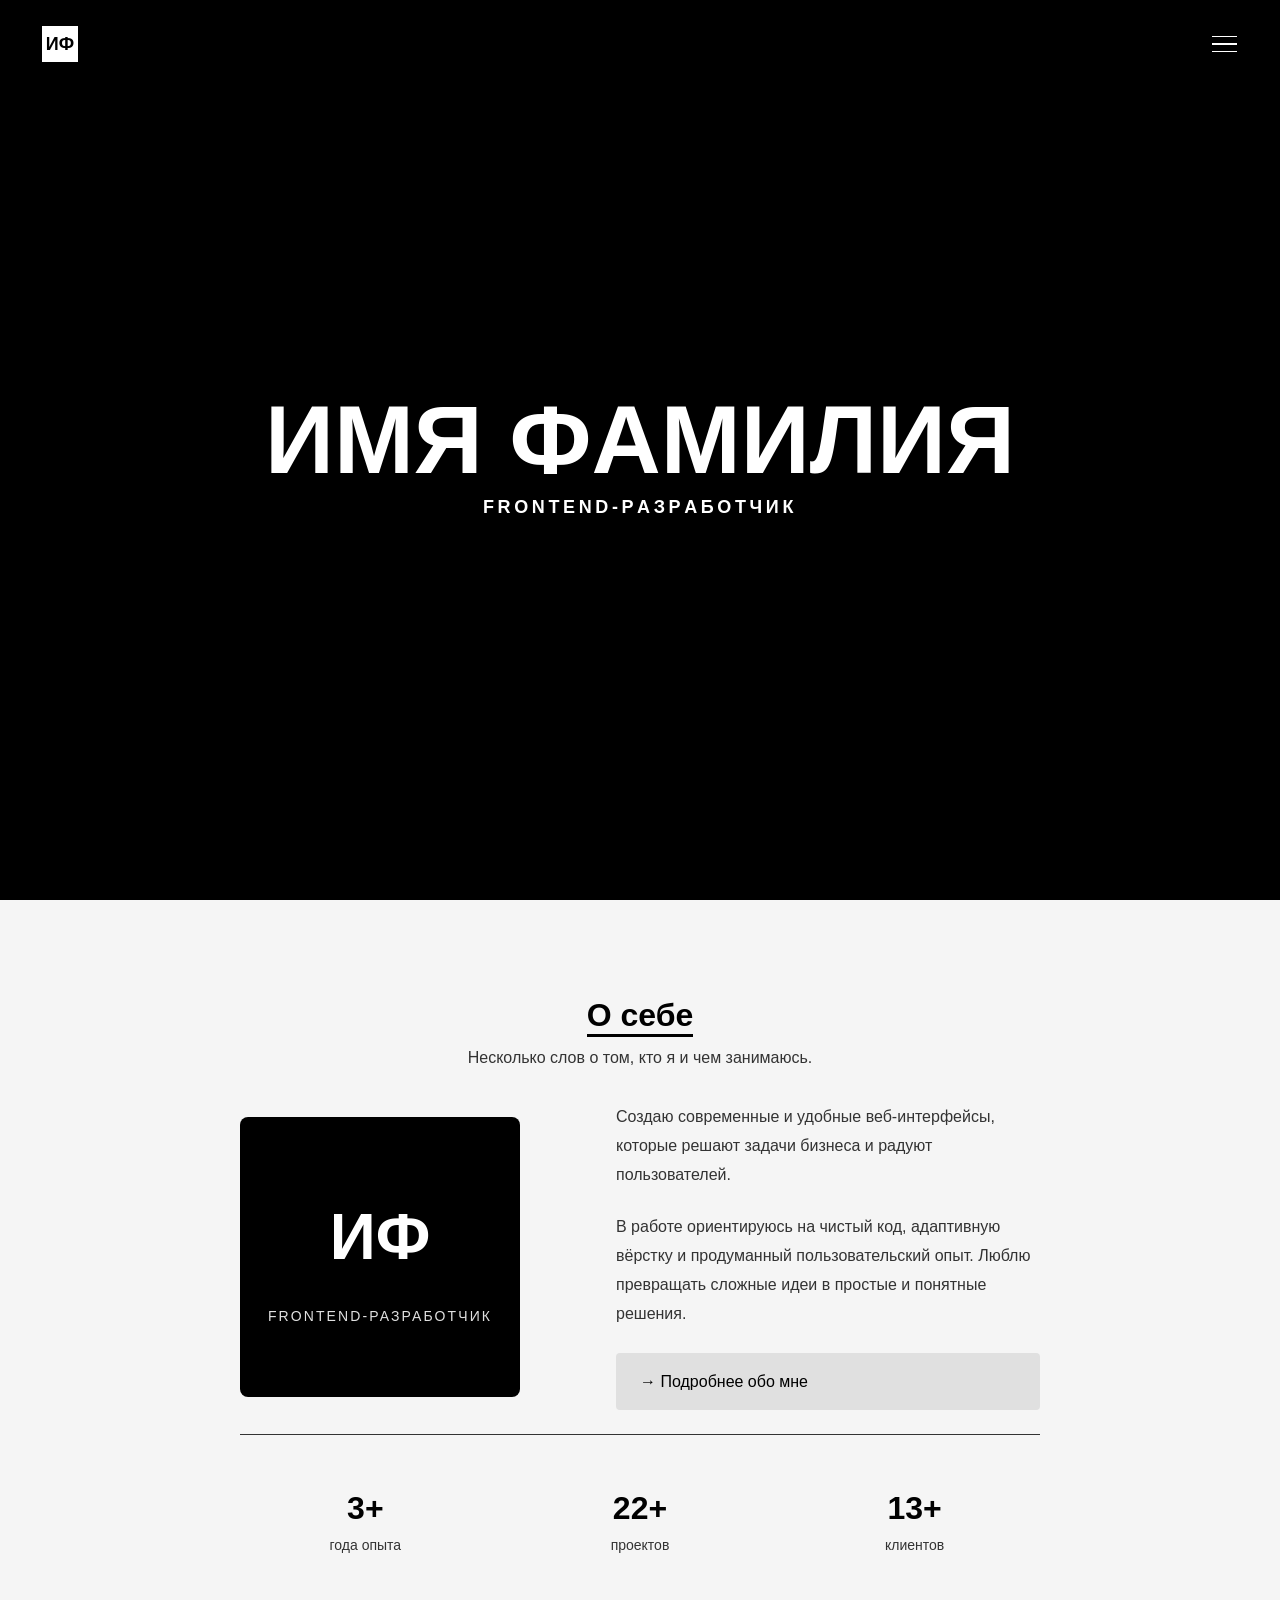
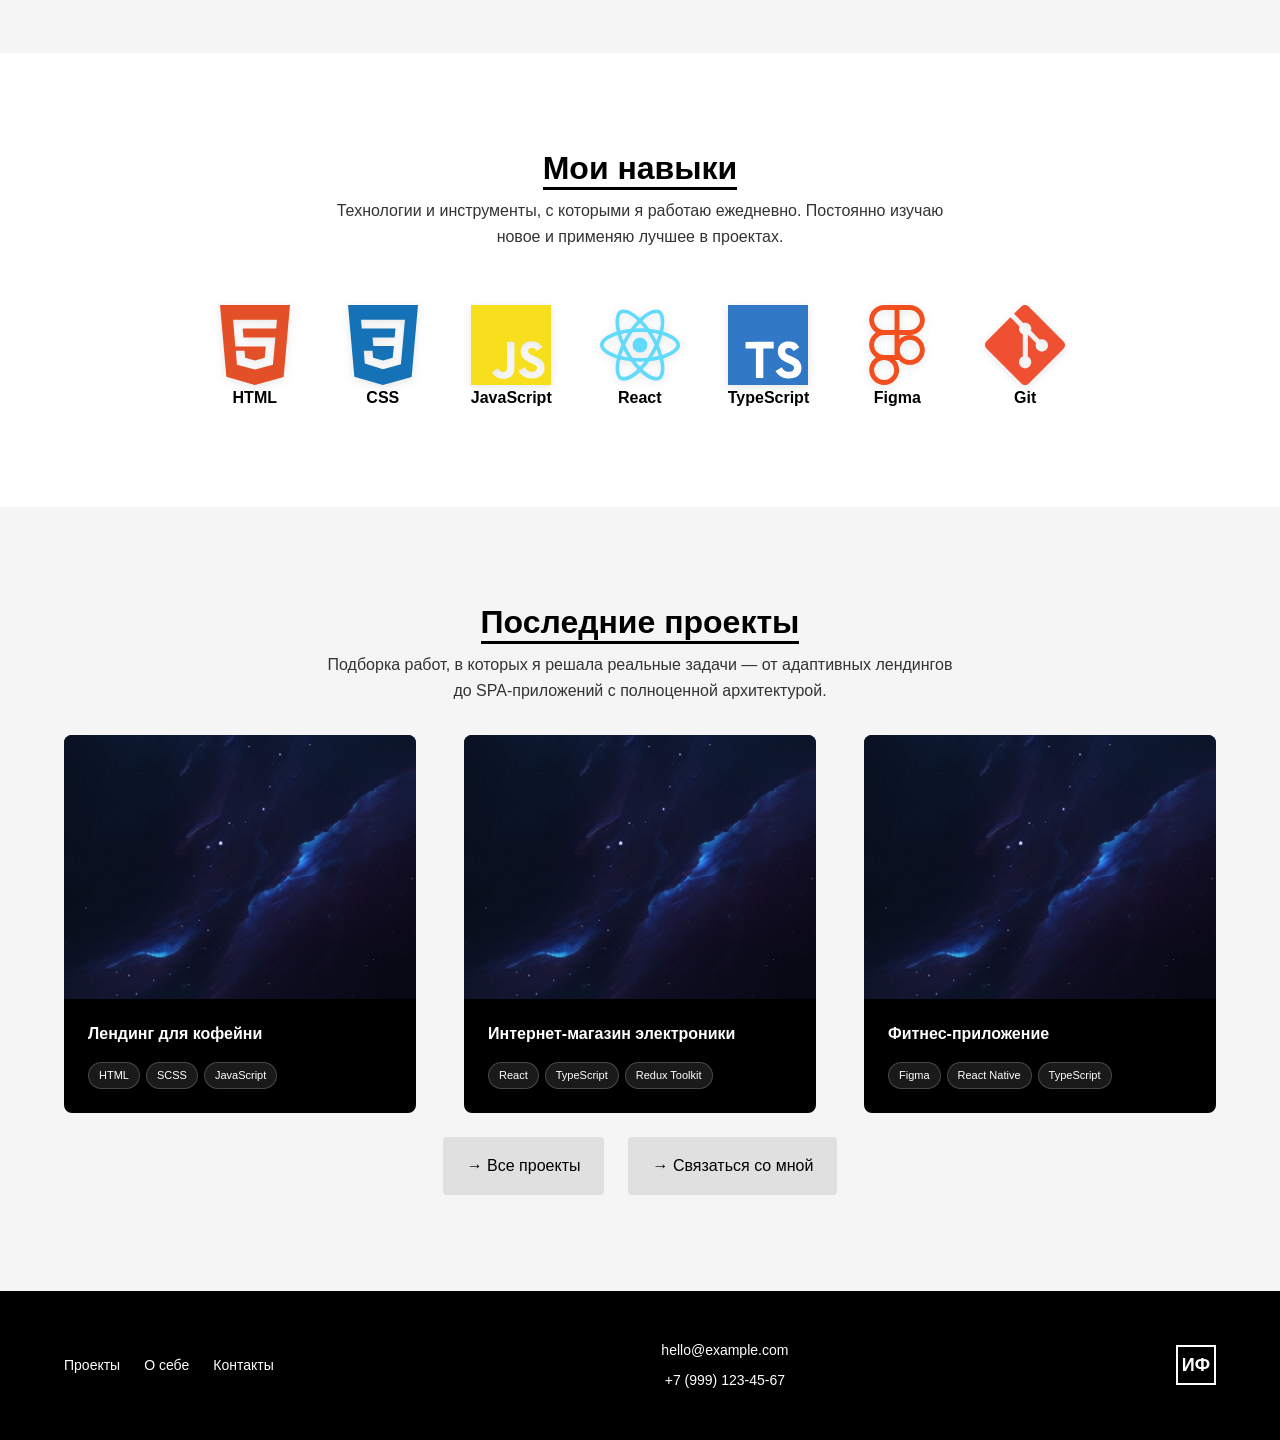
<file: index.html>
<!DOCTYPE html>
<html lang="ru" class="page">

<head>
    <meta charset="UTF-8">
    <meta name="viewport" content="width=device-width, initial-scale=1.0">
    <meta name="description"
        content="Портфолио frontend-разработчика: проекты, навыки и контакты. Создаю современные и удобные интерфейсы.">
    <link rel="icon" type="image/png" href="./assets/favicon/favicon.png">
    <title>ИМЯ ФАМИЛИЯ — Frontend Developer</title>
    <link rel="stylesheet" href="css/main.css">
</head>

<body class="page__body">
    <header class="header">
        <div class="header__container">
            <a href="index.html" class="logo" aria-label="На главную">
                <span class="logo__text">ИФ</span>
            </a>
            <button class="menu__toggle" type="button" aria-label="Открыть меню навигации" aria-expanded="false"
                aria-controls="main-menu">
                <span class="menu__toggle-line" aria-hidden="true"></span>
                <span class="menu__toggle-line" aria-hidden="true"></span>
                <span class="menu__toggle-line" aria-hidden="true"></span>
            </button>
        </div>
    </header>

    <nav class="menu" id="main-menu" aria-label="Главное меню">
        <div class="menu__container">
            <ul class="menu__list">
                <li class="menu__item">
                    <a href="index.html" class="menu__link" aria-current="page">Главная</a>
                </li>
                <li class="menu__item">
                    <a href="./pages/about.html" class="menu__link">Обо мне</a>
                </li>
                <li class="menu__item">
                    <a href="./pages/projects.html" class="menu__link">Проекты</a>
                </li>
                <li class="menu__item">
                    <a href="./pages/contact.html" class="menu__link">Контакты</a>
                </li>
            </ul>
            <div class="menu__contact">
                <a href="mailto:hello@example.com" class="menu__contact-link">hello@example.com</a>
                <a href="tel:+79991234567" class="menu__contact-link">+7 (999) 123-45-67</a>
                <div class="menu__social">
                    <a href="#" class="menu__social-link" target="_blank" rel="noopener noreferrer">Instagram</a>
                    <a href="#" class="menu__social-link" target="_blank" rel="noopener noreferrer">Twitter</a>
                </div>
            </div>
        </div>
    </nav>

    <main class="main">
        <section class="hero" aria-labelledby="hero-title">
            <div class="hero__container">
                <h1 class="hero__title" id="hero-title">
                    <span class="hero__title-line">Имя Фамилия</span>
                    <span class="hero__title-subtitle">Frontend-разработчик</span>
                </h1>
            </div>
        </section>

        <section class="about" aria-labelledby="about-title">
            <div class="about__container">
                <header class="section-header section-header--animated">
                    <h2 class="section-header__title" id="about-title">О себе</h2>
                    <p class="section-header__description">
                        Несколько слов о том, кто я и чем занимаюсь.
                    </p>
                </header>
                <div class="about__content">
                    <div class="about__visual">
                        <div class="about__avatar" aria-hidden="true">
                            <span class="about__avatar-text">ИФ</span>
                            <span class="about__avatar-caption">frontend-разработчик</span>
                        </div>
                    </div>

                    <div class="about__info">
                        <p class="about__text">
                            Создаю современные и удобные веб-интерфейсы, которые решают
                            задачи бизнеса и радуют пользователей.
                        </p>
                        <p class="about__text">
                            В работе ориентируюсь на чистый код, адаптивную вёрстку
                            и продуманный пользовательский опыт. Люблю превращать
                            сложные идеи в простые и понятные решения.
                        </p>
                        <a href="./pages/about.html" class="button button--secondary about__link">
                            → Подробнее обо мне
                        </a>
                    </div>
                </div>

                <dl class="about__stats">
                    <div class="about__stat">
                        <dt class="about__stat-value" data-count="3">0</dt>
                        <dd class="about__stat-label">года опыта</dd>
                    </div>
                    <div class="about__stat">
                        <dt class="about__stat-value" data-count="25">0</dt>
                        <dd class="about__stat-label">проектов</dd>
                    </div>
                    <div class="about__stat">
                        <dt class="about__stat-value" data-count="15">0</dt>
                        <dd class="about__stat-label">клиентов</dd>
                    </div>
                </dl>
            </div>
        </section>

        <section class="skills" aria-labelledby="skills-title">
            <div class="skills__container">
                <header class="section-header section-header--animated">
                    <h2 class="section-header__title" id="skills-title">Мои навыки</h2>
                    <p class="section-header__description">
                        Технологии и инструменты, с которыми я работаю ежедневно.
                        Постоянно изучаю новое и применяю лучшее в проектах.
                    </p>
                </header>
                <ul class="skills__list">
                    <li class="skills__item skills__item--html">
                        <div class="skills__item-icon">
                            <svg viewBox="0 0 24 24" class="skills__item-svg" aria-hidden="true" focusable="false">
                                <path
                                    d="M1.5 0h21l-1.91 21.563L11.977 24l-8.564-2.438L1.5 0zm7.031 9.75l-.232-2.718 10.059.003.23-2.622L5.412 4.41l.698 8.01h9.126l-.326 3.426-2.91.804-2.955-.81-.188-2.11H6.248l.33 4.171L12 19.351l5.379-1.443.744-8.157H8.531z" />
                            </svg>
                        </div>
                        <span class="skills__item-text">HTML</span>
                    </li>

                    <li class="skills__item skills__item--css">
                        <div class="skills__item-icon">
                            <svg viewBox="0 0 24 24" class="skills__item-svg" aria-hidden="true" focusable="false">
                                <path
                                    d="M1.5 0h21l-1.91 21.563L11.977 24l-8.565-2.438L1.5 0zm17.09 4.413L5.41 4.41l.213 2.622 10.125.002-.255 2.716h-6.64l.24 2.573h6.182l-.366 3.523-2.91.804-2.956-.81-.188-2.11h-2.61l.29 3.855L12 19.288l5.373-1.53L18.59 4.414z" />
                            </svg>
                        </div>
                        <span class="skills__item-text">CSS</span>
                    </li>

                    <li class="skills__item skills__item--js">
                        <div class="skills__item-icon">
                            <svg viewBox="0 0 24 24" class="skills__item-svg" aria-hidden="true" focusable="false">
                                <path
                                    d="M0 0h24v24H0V0zm22.034 18.276c-.175-1.095-.888-2.015-3.003-2.873-.736-.345-1.554-.585-1.797-1.14-.091-.33-.105-.51-.046-.705.15-.646.915-.84 1.515-.66.39.12.75.42.976.9 1.034-.676 1.034-.676 1.755-1.125-.27-.42-.404-.601-.586-.78-.63-.705-1.469-1.065-2.834-1.034l-.705.089c-.676.165-1.32.525-1.71 1.005-1.14 1.291-.811 3.541.569 4.471 1.365 1.02 3.361 1.244 3.616 2.205.24 1.17-.87 1.545-1.966 1.41-.811-.18-1.26-.586-1.755-1.336l-1.83 1.051c.21.48.45.689.81 1.109 1.74 1.756 6.09 1.666 6.871-1.004.029-.09.24-.705.074-1.65l.046.067zm-8.983-7.245h-2.248c0 1.938-.009 3.864-.009 5.805 0 1.232.063 2.363-.138 2.711-.33.689-1.18.601-1.566.48-.396-.196-.597-.466-.83-.855-.063-.105-.11-.196-.127-.196l-1.825 1.125c.305.63.75 1.172 1.324 1.517.855.51 2.004.675 3.207.405.783-.226 1.458-.691 1.811-1.411.51-.93.402-2.07.397-3.346.012-2.054 0-4.109 0-6.179l.004-.056z" />
                            </svg>
                        </div>
                        <span class="skills__item-text">JavaScript</span>
                    </li>

                    <li class="skills__item skills__item--react">
                        <div class="skills__item-icon">
                            <svg viewBox="0 0 24 24" class="skills__item-svg" aria-hidden="true" focusable="false">
                                <path
                                    d="M14.23 12.004a2.236 2.236 0 0 1-2.235 2.236 2.236 2.236 0 0 1-2.236-2.236 2.236 2.236 0 0 1 2.235-2.236 2.236 2.236 0 0 1 2.236 2.236zm2.648-10.69c-1.346 0-3.107.96-4.888 2.622-1.78-1.653-3.542-2.602-4.887-2.602-.41 0-.783.093-1.106.278-1.375.793-1.683 3.264-.973 6.365C1.98 8.917 0 10.42 0 12.004c0 1.59 1.99 3.097 5.043 4.03-.704 3.113-.39 5.588.988 6.38.32.187.69.275 1.102.275 1.345 0 3.107-.96 4.888-2.624 1.78 1.654 3.542 2.603 4.887 2.603.41 0 .783-.09 1.106-.275 1.374-.792 1.683-3.263.973-6.365C22.02 15.096 24 13.59 24 12.004c0-1.59-1.99-3.097-5.043-4.032.704-3.11.39-5.587-.988-6.38-.318-.184-.688-.277-1.092-.278zm-.005 1.09v.006c.225 0 .406.044.558.127.666.382.955 1.835.73 3.704-.054.46-.142.945-.25 1.44-.96-.236-2.006-.417-3.107-.534-.66-.905-1.345-1.727-2.035-2.447 1.592-1.48 3.087-2.292 4.105-2.295zm-9.77.02c1.012 0 2.514.808 4.11 2.28-.686.72-1.37 1.537-2.02 2.442-1.107.117-2.154.298-3.113.538-.112-.49-.195-.964-.254-1.42-.23-1.868.054-3.32.714-3.707.19-.09.4-.127.563-.132zm4.882 3.05c.455.468.91.992 1.36 1.564-.44-.02-.89-.034-1.36-.034-.47 0-.92.014-1.36.034.44-.572.895-1.096 1.36-1.564zM12 8.1c.74 0 1.477.034 2.202.093.406.582.802 1.203 1.183 1.86.372.64.71 1.29 1.018 1.946-.308.655-.646 1.31-1.013 1.95-.38.66-.773 1.288-1.18 1.87-.728.063-1.466.098-2.21.098-.74 0-1.477-.035-2.202-.093-.406-.582-.802-1.204-1.183-1.86-.372-.64-.71-1.29-1.018-1.946.303-.657.646-1.313 1.013-1.954.38-.66.773-1.286 1.18-1.868.728-.064 1.466-.098 2.21-.098zm-3.635.254c-.24.377-.48.763-.704 1.16-.225.39-.435.782-.635 1.174-.265-.656-.49-1.31-.676-1.947.64-.15 1.315-.283 2.015-.386zm7.26 0c.695.103 1.365.23 2.006.387-.18.632-.405 1.282-.66 1.933-.2-.39-.41-.783-.64-1.174-.225-.392-.465-.774-.705-1.146zm3.063.675c.484.15.944.317 1.375.498 1.732.74 2.852 1.708 2.852 2.476-.005.768-1.125 1.74-2.857 2.475-.42.18-.88.342-1.355.493-.28-.958-.646-1.956-1.1-2.98.45-1.017.81-2.01 1.085-2.964zm-13.395.004c.278.96.645 1.957 1.1 2.98-.45 1.017-.812 2.01-1.086 2.964-.484-.15-.944-.318-1.37-.5-1.732-.737-2.852-1.706-2.852-2.474 0-.768 1.12-1.742 2.852-2.476.42-.18.88-.342 1.356-.494zm11.678 4.28c.265.657.49 1.312.676 1.948-.64.157-1.316.29-2.016.39.24-.375.48-.762.705-1.158.225-.39.435-.788.636-1.18zm-9.945.02c.2.392.41.783.64 1.175.23.39.465.772.705 1.143-.695-.102-1.365-.23-2.006-.386.18-.63.406-1.282.66-1.933zM17.92 16.32c.112.493.2.968.254 1.423.23 1.868-.054 3.32-.714 3.708-.147.09-.338.128-.563.128-1.012 0-2.514-.807-4.11-2.28.686-.72 1.37-1.536 2.02-2.44 1.107-.118 2.154-.3 3.113-.54zm-11.83.01c.96.234 2.006.415 3.107.532.66.905 1.345 1.727 2.035 2.446-1.595 1.483-3.092 2.295-4.11 2.295-.22-.005-.406-.05-.553-.132-.666-.38-.955-1.834-.73-3.703.054-.46.142-.944.25-1.438zm4.56.64c.44.02.89.034 1.36.034.47 0 .92-.014 1.36-.034-.44.572-.895 1.095-1.36 1.56-.465-.467-.92-.992-1.36-1.56z" />
                            </svg>
                        </div>
                        <span class="skills__item-text">React</span>
                    </li>

                    <li class="skills__item skills__item--ts">
                        <div class="skills__item-icon">
                            <svg viewBox="0 0 400 400" class="skills__item-svg" aria-hidden="true" focusable="false"
                                xmlns="http://www.w3.org/2000/svg">
                                <path d="M0 200V0h400v400H0" />
                                <path fill="#ffffff"
                                    d="M87.7 200.7V217h52v148h36.9V217h52v-16c0-9 0-16.3-.4-16.5 0-.3-31.7-.4-70.2-.4l-70 .3v16.4l-.3-.1zM321.4 184c10.2 2.4 18 7 25 14.3 3.7 4 9.2 11 9.6 12.8 0 .6-17.3 12.3-27.8 18.8-.4.3-2-1.4-3.6-4-5.2-7.4-10.5-10.6-18.8-11.2-12-.8-20 5.5-20 16 0 3.2.6 5 1.8 7.6 2.7 5.5 7.7 8.8 23.2 15.6 28.6 12.3 41 20.4 48.5 32 8.5 13 10.4 33.4 4.7 48.7-6.4 16.7-22 28-44.3 31.7-7 1.2-23 1-30.5-.3-16-3-31.3-11-40.7-21.3-3.7-4-10.8-14.7-10.4-15.4l3.8-2.4 15-8.7 11.3-6.6 2.6 3.5c3.3 5.2 10.7 12.2 15 14.6 13 6.7 30.4 5.8 39-2 3.7-3.4 5.3-7 5.3-12 0-4.6-.7-6.7-3-10.2-3.2-4.4-9.6-8-27.6-16-20.7-8.8-29.5-14.4-37.7-23-4.7-5.2-9-13.3-11-20-1.5-5.8-2-20-.6-25.7 4.3-20 19.4-34 41-38 7-1.4 23.5-.8 30.4 1l-.2.2z" />
                            </svg>
                        </div>
                        <span class="skills__item-text">TypeScript</span>
                    </li>

                    <li class="skills__item skills__item--figma">
                        <div class="skills__item-icon">
                            <svg viewBox="0 0 24 24" class="skills__item-svg" aria-hidden="true" focusable="false">
                                <path
                                    d="M15.852 8.981h-4.588V0h4.588c2.476 0 4.49 2.014 4.49 4.49s-2.014 4.491-4.49 4.491zM12.735 7.51h3.117c1.665 0 3.019-1.355 3.019-3.019s-1.355-3.019-3.019-3.019h-3.117V7.51zm0 1.471H8.148c-2.476 0-4.49-2.014-4.49-4.49S5.672 0 8.148 0h4.588v8.981zm-4.587-7.51c-1.665 0-3.019 1.355-3.019 3.019s1.354 3.019 3.019 3.019h3.117V1.471H8.148zm4.587 15.019H8.148c-2.476 0-4.49-2.014-4.49-4.49s2.014-4.49 4.49-4.49h4.588v8.98zM8.148 8.981c-1.665 0-3.019 1.355-3.019 3.019s1.355 3.019 3.019 3.019h3.117v-6.038H8.148zm7.704 0c2.476 0 4.49 2.014 4.49 4.49s-2.014 4.49-4.49 4.49-4.49-2.014-4.49-4.49 2.014-4.49 4.49-4.49zm0 7.509c1.665 0 3.019-1.355 3.019-3.019s-1.355-3.019-3.019-3.019-3.019 1.355-3.019 3.019 1.354 3.019 3.019 3.019zM8.148 24c-2.476 0-4.49-2.014-4.49-4.49s2.014-4.49 4.49-4.49 4.49 2.014 4.49 4.49-2.014 4.49-4.49 4.49zm0-7.509c-1.665 0-3.019 1.355-3.019 3.019s1.355 3.019 3.019 3.019 3.019-1.355 3.019-3.019-1.354-3.019-3.019-3.019z" />
                            </svg>
                        </div>
                        <span class="skills__item-text">Figma</span>
                    </li>

                    <li class="skills__item skills__item--git">
                        <div class="skills__item-icon">
                            <svg viewBox="0 0 24 24" class="skills__item-svg" aria-hidden="true" focusable="false">
                                <path
                                    d="M23.546 10.93L13.067.452c-.604-.603-1.582-.603-2.188 0L8.708 2.627l2.76 2.76c.645-.215 1.379-.07 1.889.441.516.515.658 1.258.438 1.9l2.658 2.66c.645-.223 1.387-.078 1.9.435.721.72.721 1.884 0 2.604-.719.719-1.881.719-2.6 0-.539-.541-.674-1.337-.404-1.996L12.86 8.955v6.525c.176.086.342.203.488.348.713.721.713 1.883 0 2.6-.719.721-1.889.721-2.609 0-.719-.719-.719-1.879 0-2.598.182-.18.387-.316.605-.406V8.835c-.217-.091-.424-.222-.6-.401-.545-.545-.676-1.342-.396-2.009L7.636 3.7.45 10.881c-.6.605-.6 1.584 0 2.189l10.48 10.477c.604.604 1.582.604 2.186 0l10.43-10.43c.605-.603.605-1.582 0-2.187" />
                            </svg>
                        </div>
                        <span class="skills__item-text">Git</span>
                    </li>
                </ul>
            </div>
        </section>

        <section class="projects-preview" aria-labelledby="projects-preview-title">
            <div class="projects-preview__container">
                <header class="section-header section-header--animated">
                    <h2 class="section-header__title" id="projects-preview-title">Последние проекты</h2>
                    <p class="section-header__description">
                        Подборка работ, в которых я решала реальные задачи — от адаптивных лендингов
                        до SPA-приложений с полноценной архитектурой.
                    </p>
                </header>

                <div class="projects-preview__grid">
                    <article class="project-card">
                        <a href="./pages/projects.html" class="project-card__media">
                            <img src="assets/cards-images/test.jpg"
                                alt="Скриншот лендинга кофейни с тёмной темой и крупной типографикой"
                                class="project-card__image" loading="lazy">
                            <div class="project-card__overlay" aria-hidden="true">
                                <div class="project-card__overlay-content">
                                    <p>Лендинг с анимированным меню, формой бронирования столиков
                                        и интеграцией с Instagram. Адаптивная вёрстка pixel-perfect.</p>
                                    <span class="button button--secondary">Подробнее →</span>
                                </div>
                            </div>
                        </a>
                        <div class="project-card__body">
                            <h3 class="project-card__title">Лендинг для кофейни</h3>
                            <ul class="project-card__stack">
                                <li class="project-card__tag">HTML</li>
                                <li class="project-card__tag">SCSS</li>
                                <li class="project-card__tag">JavaScript</li>
                            </ul>
                        </div>
                    </article>

                    <article class="project-card">
                        <a href="./pages/projects.html" class="project-card__media">
                            <img src="assets/cards-images/test.jpg"
                                alt="Интерфейс интернет-магазина электроники с корзиной и фильтрами"
                                class="project-card__image" loading="lazy">
                            <div class="project-card__overlay" aria-hidden="true">
                                <div class="project-card__overlay-content">
                                    <p>SPA с каталогом, фильтрацией по характеристикам, корзиной
                                        и авторизацией. Оптимизирован для производительности.</p>
                                    <span class="button button--secondary">Подробнее →</span>
                                </div>
                            </div>
                        </a>
                        <div class="project-card__body">
                            <h3 class="project-card__title">Интернет-магазин электроники</h3>
                            <ul class="project-card__stack">
                                <li class="project-card__tag">React</li>
                                <li class="project-card__tag">TypeScript</li>
                                <li class="project-card__tag">Redux Toolkit</li>
                            </ul>
                        </div>
                    </article>

                    <article class="project-card">
                        <a href="./pages/projects.html" class="project-card__media">
                            <img src="assets/cards-images/test.jpg"
                                alt="Мобильное приложение для фитнеса с трекером тренировок" class="project-card__image"
                                loading="lazy">
                            <div class="project-card__overlay" aria-hidden="true">
                                <div class="project-card__overlay-content">
                                    <p>Кроссплатформенное приложение с библиотекой упражнений,
                                        планировщиком тренировок и прогресс-трекером.</p>
                                    <span class="button button--secondary">Подробнее →</span>
                                </div>
                            </div>
                        </a>
                        <div class="project-card__body">
                            <h3 class="project-card__title">Фитнес-приложение</h3>
                            <ul class="project-card__stack">
                                <li class="project-card__tag">Figma</li>
                                <li class="project-card__tag">React Native</li>
                                <li class="project-card__tag">TypeScript</li>
                            </ul>
                        </div>
                    </article>
                </div>

                <div class="projects-preview__actions">
                    <a href="./pages/projects.html" class="button button--secondary">→ Все проекты</a>
                    <a href="./pages/contact.html" class="button button--secondary">→ Связаться со мной</a>
                </div>
            </div>
        </section>
    </main>

    <footer class="footer">
        <div class="footer__container">
            <nav class="footer__nav" aria-label="Меню в подвале">
                <a href="./pages/projects.html" class="footer__link">Проекты</a>
                <a href="./pages/about.html" class="footer__link">О себе</a>
                <a href="./pages/contact.html" class="footer__link">Контакты</a>
            </nav>
            <div class="footer__contact">
                <a href="mailto:hello@example.com" class="footer__contact-link">hello@example.com</a>
                <a href="tel:+79991234567" class="footer__contact-link">+7 (999) 123-45-67</a>
            </div>
            <a href="index.html" class="logo logo--footer" aria-label="Вернуться на главную">
                <span class="logo__text">ИФ</span>
            </a>
        </div>
    </footer>

    <script src="js/main.js"></script>
</body>

</html>
</file>
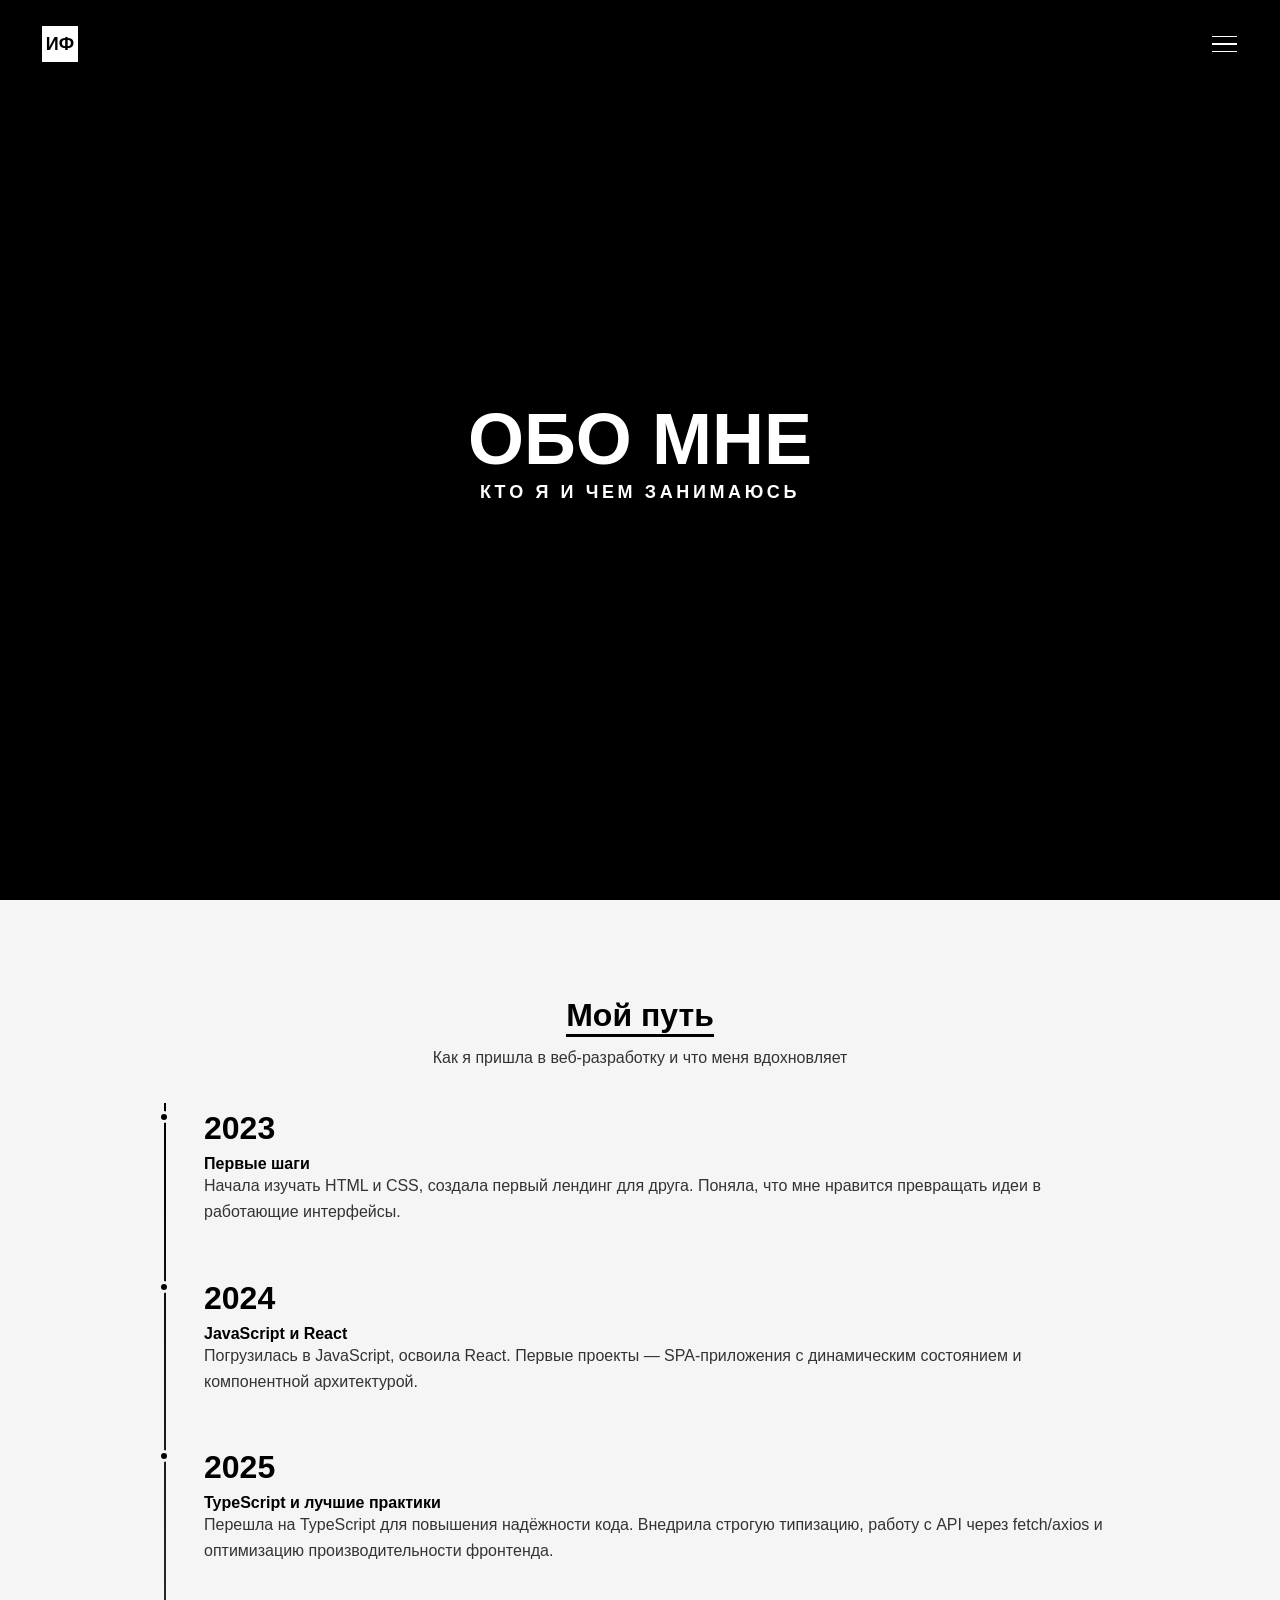
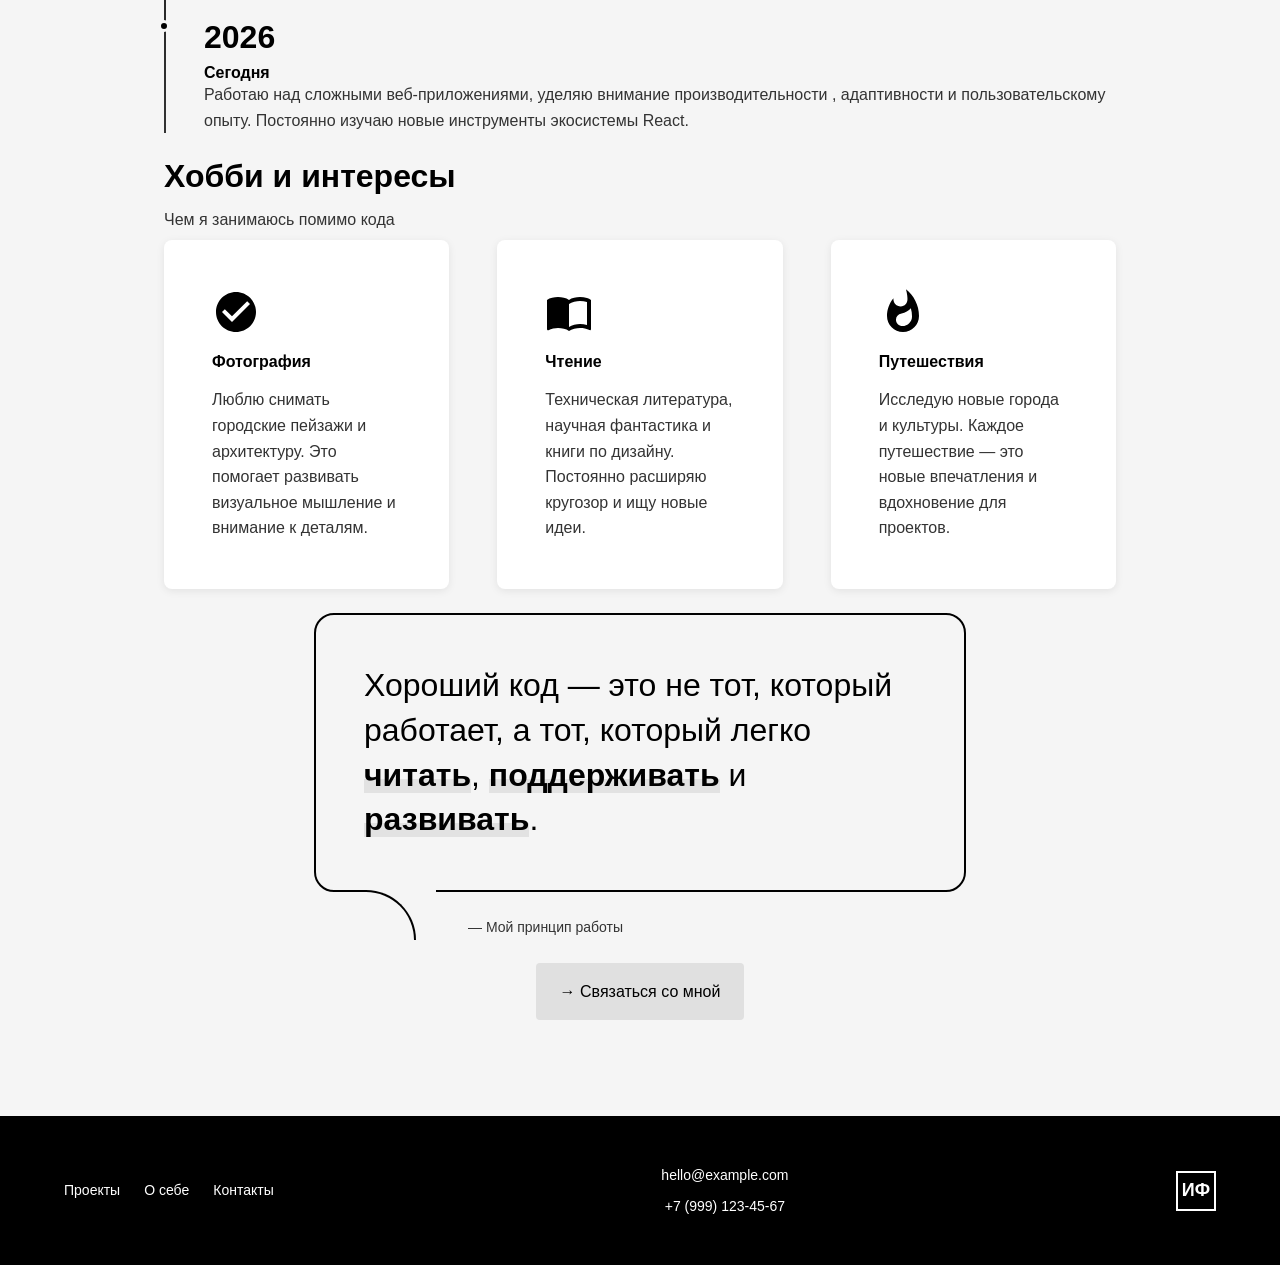
<file: pages/about.html>
<!DOCTYPE html>
<html lang="ru" class="page">

<head>
    <meta charset="UTF-8">
    <meta name="viewport" content="width=device-width, initial-scale=1.0">
    <meta name="description"
        content="Обо мне: мой путь в веб-разработке, хобби и интересы. Узнайте больше о том, кто я и чем занимаюсь.">
    <link rel="icon" type="image/png" href="./assets/favicon/favicon.png">
    <title>Обо мне — ИМЯ ФАМИЛИЯ</title>
    <link rel="stylesheet" href="../css/main.css">
</head>

<body class="page__body">
    <header class="header">
        <div class="header__container">
            <a href="../index.html" class="logo" aria-label="На главную">
                <span class="logo__text">ИФ</span>
            </a>
            <button class="menu__toggle" type="button" aria-label="Открыть меню навигации" aria-expanded="false"
                aria-controls="main-menu">
                <span class="menu__toggle-line" aria-hidden="true"></span>
                <span class="menu__toggle-line" aria-hidden="true"></span>
                <span class="menu__toggle-line" aria-hidden="true"></span>
            </button>
        </div>
    </header>

    <nav class="menu" id="main-menu" aria-label="Главное меню">
        <div class="menu__container">
            <ul class="menu__list">
                <li class="menu__item">
                    <a href="../index.html" class="menu__link">Главная</a>
                </li>
                <li class="menu__item">
                    <a href="projects.html" class="menu__link">Проекты</a>
                </li>
                <li class="menu__item">
                    <a href="about.html" class="menu__link" aria-current="page">О себе</a>
                </li>
                <li class="menu__item">
                    <a href="contact.html" class="menu__link">Контакты</a>
                </li>
            </ul>
            <div class="menu__contact">
                <a href="mailto:hello@example.com" class="menu__contact-link">hello@example.com</a>
                <a href="tel:+79991234567" class="menu__contact-link">+7 (999) 123-45-67</a>
                <div class="menu__social">
                    <a href="#" class="menu__social-link" target="_blank" rel="noopener noreferrer">Instagram</a>
                    <a href="#" class="menu__social-link" target="_blank" rel="noopener noreferrer">Twitter</a>
                </div>
            </div>
        </div>
    </nav>

    <main class="main">
        <section class="hero hero--page" aria-labelledby="about-hero-title">
            <div class="hero__container">
                <h1 class="hero__title" id="about-hero-title">
                    <span class="hero__title-line">Обо мне</span>
                    <span class="hero__title-subtitle">Кто я и чем занимаюсь</span>
                </h1>
            </div>
        </section>

        <section class="about-content" aria-labelledby="about-content-title">
            <div class="about-content__container">
                <header class="section-header section-header--animated">
                    <h2 class="section-header__title" id="about-content-title">Мой путь</h2>
                    <p class="section-header__description">
                        Как я пришла в веб-разработку и что меня вдохновляет
                    </p>
                </header>

                <article class="about-section">
                    <div class="about-timeline">
                        <div class="about-timeline__item">
                            <div class="about-timeline__year">2023</div>
                            <div class="about-timeline__content">
                                <h3 class="about-timeline__title">Первые шаги</h3>
                                <p class="about-timeline__text">
                                    Начала изучать HTML и CSS, создала первый лендинг для друга.
                                    Поняла, что мне нравится превращать идеи в работающие интерфейсы.
                                </p>
                            </div>
                        </div>

                        <div class="about-timeline__item">
                            <div class="about-timeline__year">2024</div>
                            <div class="about-timeline__content">
                                <h3 class="about-timeline__title">JavaScript и React</h3>
                                <p class="about-timeline__text">
                                    Погрузилась в JavaScript, освоила React. Первые проекты — SPA-приложения с
                                    динамическим состоянием и компонентной архитектурой.
                                </p>
                            </div>
                        </div>

                        <div class="about-timeline__item">
                            <div class="about-timeline__year">2025</div>
                            <div class="about-timeline__content">
                                <h3 class="about-timeline__title">TypeScript и лучшие практики</h3>
                                <p class="about-timeline__text">
                                    Перешла на TypeScript для повышения надёжности кода. Внедрила строгую типизацию,
                                    работу с API через fetch/axios и оптимизацию производительности фронтенда.
                                </p>
                            </div>
                        </div>

                        <div class="about-timeline__item">
                            <div class="about-timeline__year">2026</div>
                            <div class="about-timeline__content">
                                <h3 class="about-timeline__title">Сегодня</h3>
                                <p class="about-timeline__text">
                                    Работаю над сложными веб-приложениями, уделяю внимание производительности ,
                                    адаптивности и пользовательскому опыту. Постоянно изучаю новые инструменты
                                    экосистемы React.
                                </p>
                            </div>
                        </div>
                    </div>
                </article>

                <article class="about-section">
                    <header class="section-header section-header--left section-header--animated">
                        <h2 class="section-header__title">Хобби и интересы</h2>
                        <p class="section-header__description">
                            Чем я занимаюсь помимо кода
                        </p>
                    </header>

                    <div class="about-hobbies">
                        <div class="about-hobby">
                            <div class="about-hobby__icon" aria-hidden="true">
                                <svg viewBox="0 0 24 24" fill="currentColor">
                                    <path
                                        d="M12 2C6.48 2 2 6.48 2 12s4.48 10 10 10 10-4.48 10-10S17.52 2 12 2zm-2 15l-5-5 1.41-1.41L10 14.17l7.59-7.59L19 8l-9 9z" />
                                </svg>
                            </div>
                            <div class="about-hobby__content">
                                <h3 class="about-hobby__title">Фотография</h3>
                                <p class="about-hobby__text">
                                    Люблю снимать городские пейзажи и архитектуру. Это помогает
                                    развивать визуальное мышление и внимание к деталям.
                                </p>
                            </div>
                        </div>

                        <div class="about-hobby">
                            <div class="about-hobby__icon" aria-hidden="true">
                                <svg viewBox="0 0 24 24" fill="currentColor">
                                    <path
                                        d="M21 5c-1.11-.35-2.33-.5-3.5-.5-1.95 0-4.05.4-5.5 1.5-1.45-1.1-3.55-1.5-5.5-1.5S2.45 4.9 1 6v14.65c0 .25.25.5.5.5.1 0 .15-.05.25-.05C3.1 20.45 5.05 20 6.5 20c1.95 0 4.05.4 5.5 1.5 1.35-.85 3.8-1.5 5.5-1.5 1.65 0 3.35.3 4.75 1.05.1.05.15.05.25.05.25 0 .5-.25.5-.5V6c-.6-.45-1.25-.75-2-1zm0 13.5c-1.1-.35-2.3-.5-3.5-.5-1.7 0-4.15.65-5.5 1.5V8c1.35-.85 3.8-1.5 5.5-1.5 1.2 0 2.4.15 3.5.5v11.5z" />
                                </svg>
                            </div>
                            <div class="about-hobby__content">
                                <h3 class="about-hobby__title">Чтение</h3>
                                <p class="about-hobby__text">
                                    Техническая литература, научная фантастика и книги по дизайну.
                                    Постоянно расширяю кругозор и ищу новые идеи.
                                </p>
                            </div>
                        </div>

                        <div class="about-hobby">
                            <div class="about-hobby__icon" aria-hidden="true">
                                <svg viewBox="0 0 24 24" fill="currentColor">
                                    <path
                                        d="M13.5.67s.74 2.65.74 4.8c0 2.06-1.35 3.73-3.41 3.73-2.07 0-3.63-1.67-3.63-3.73l.03-.36C5.21 7.51 4 10.62 4 14c0 4.42 3.58 8 8 8s8-3.58 8-8C20 8.61 17.41 3.8 13.5.67zM11.71 19c-1.78 0-3.22-1.4-3.22-3.14 0-1.62 1.05-2.76 2.81-3.12 1.77-.36 3.6-1.21 4.62-2.58.39 1.29.59 2.65.59 4.04 0 2.65-2.15 4.8-4.8 4.8z" />
                                </svg>
                            </div>
                            <div class="about-hobby__content">
                                <h3 class="about-hobby__title">Путешествия</h3>
                                <p class="about-hobby__text">
                                    Исследую новые города и культуры. Каждое путешествие —
                                    это новые впечатления и вдохновение для проектов.
                                </p>
                            </div>
                        </div>
                    </div>
                </article>

                <blockquote class="about-quote">
                    <p class="about-quote__text">
                        Хороший код — это не тот, который работает, а тот, который легко
                        <span class="about-quote__accent">читать</span>,
                        <span class="about-quote__accent">поддерживать</span> и
                        <span class="about-quote__accent">развивать</span>.
                    </p>
                    <footer class="about-quote__author">— Мой принцип работы</footer>
                </blockquote>

                <div class="about-actions">
                    <a href="contact.html" class="button button--secondary">→ Связаться со мной</a>
                </div>
            </div>
        </section>
    </main>

    <footer class="footer">
        <div class="footer__container">
            <nav class="footer__nav" aria-label="Меню в подвале">
                <a href="projects.html" class="footer__link">Проекты</a>
                <a href="about.html" class="footer__link">О себе</a>
                <a href="contact.html" class="footer__link">Контакты</a>
            </nav>
            <div class="footer__contact">
                <a href="mailto:hello@example.com" class="footer__contact-link">hello@example.com</a>
                <a href="tel:+79991234567" class="footer__contact-link">+7 (999) 123-45-67</a>
            </div>
            <a href="../index.html" class="logo logo--footer" aria-label="Вернуться на главную">
                <span class="logo__text">ИФ</span>
            </a>
        </div>
    </footer>

    <script src="../js/main.js"></script>
</body>

</html>
</file>
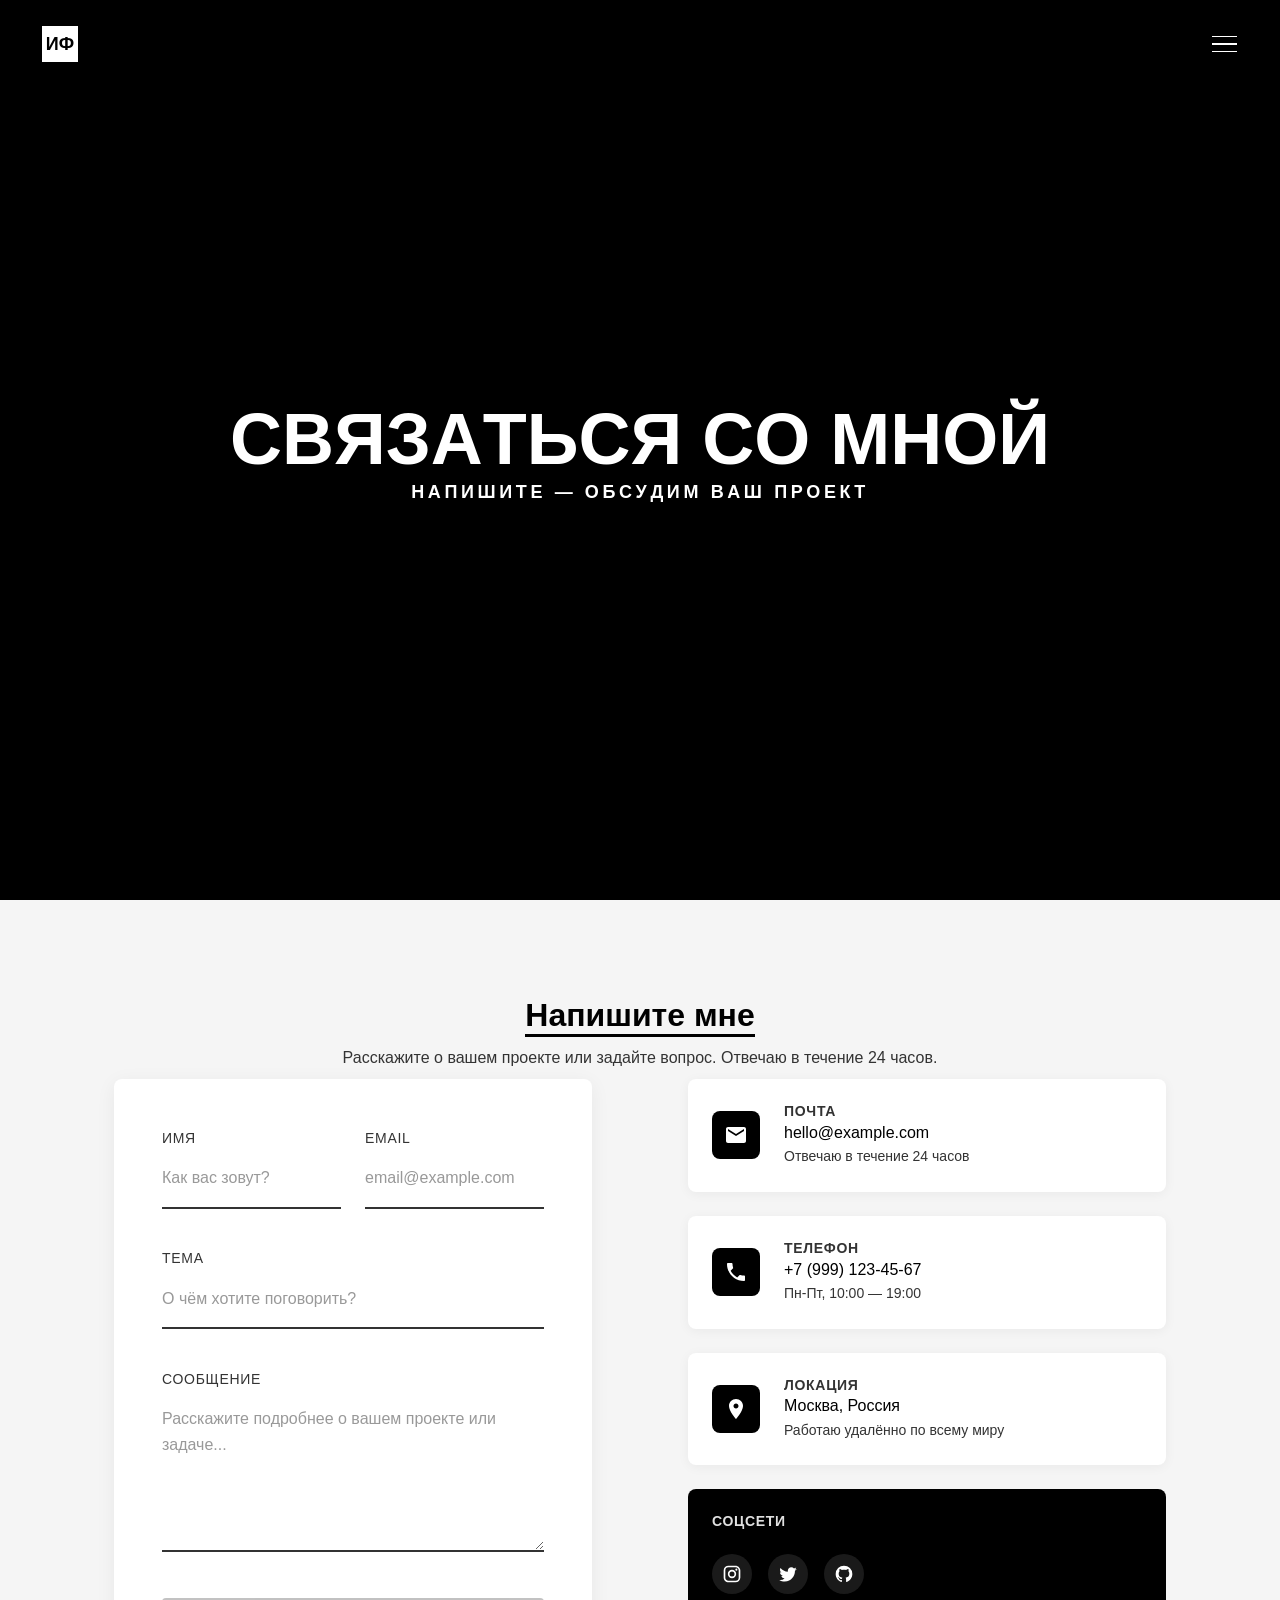
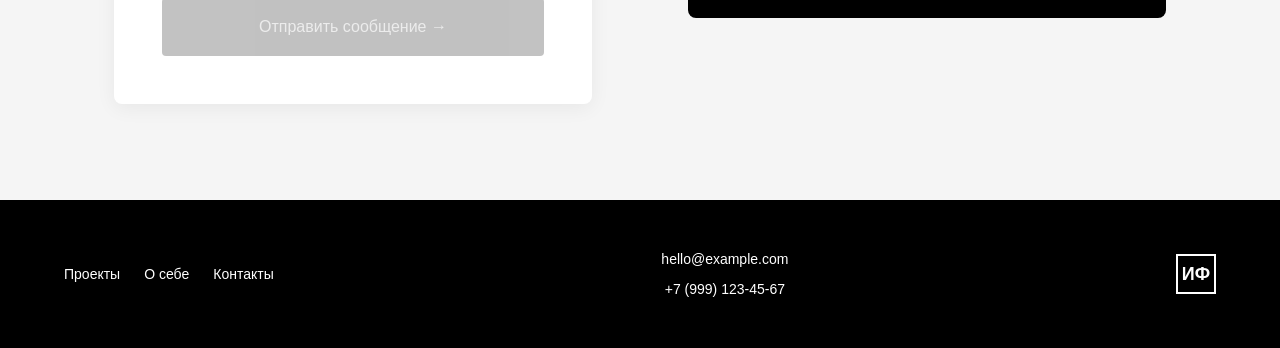
<file: pages/contact.html>
<!DOCTYPE html>
<html lang="ru" class="page">

<head>
    <meta charset="UTF-8">
    <meta name="viewport" content="width=device-width, initial-scale=1.0">
    <meta name="description"
        content="Свяжитесь со мной: отправьте сообщение или напишите на почту. Отвечаю в течение 24 часов.">
    <link rel="icon" type="image/png" href="./assets/favicon/favicon.png">
    <title>Контакты — ИМЯ ФАМИЛИЯ</title>
    <link rel="stylesheet" href="../css/main.css">
</head>

<body class="page__body">
    <header class="header">
        <div class="header__container">
            <a href="../index.html" class="logo" aria-label="На главную">
                <span class="logo__text">ИФ</span>
            </a>
            <button class="menu__toggle" type="button" aria-label="Открыть меню навигации" aria-expanded="false"
                aria-controls="main-menu">
                <span class="menu__toggle-line" aria-hidden="true"></span>
                <span class="menu__toggle-line" aria-hidden="true"></span>
                <span class="menu__toggle-line" aria-hidden="true"></span>
            </button>
        </div>
    </header>

    <nav class="menu" id="main-menu" aria-label="Главное меню">
        <div class="menu__container">
            <ul class="menu__list">
                <li class="menu__item">
                    <a href="../index.html" class="menu__link">Главная</a>
                </li>
                <li class="menu__item">
                    <a href="projects.html" class="menu__link">Проекты</a>
                </li>
                <li class="menu__item">
                    <a href="about.html" class="menu__link">О себе</a>
                </li>
                <li class="menu__item">
                    <a href="contact.html" class="menu__link" aria-current="page">Контакты</a>
                </li>
            </ul>
            <div class="menu__contact">
                <a href="mailto:hello@example.com" class="menu__contact-link">hello@example.com</a>
                <a href="tel:+79991234567" class="menu__contact-link">+7 (999) 123-45-67</a>
                <div class="menu__social">
                    <a href="#" class="menu__social-link" target="_blank" rel="noopener noreferrer">Instagram</a>
                    <a href="#" class="menu__social-link" target="_blank" rel="noopener noreferrer">Twitter</a>
                </div>
            </div>
        </div>
    </nav>

    <main class="main">
        <section class="hero hero--page" aria-labelledby="contact-hero-title">
            <div class="hero__container">
                <h1 class="hero__title" id="contact-hero-title">
                    <span class="hero__title-line">Связаться со мной</span>
                    <span class="hero__title-subtitle">Напишите — обсудим ваш проект</span>
                </h1>
            </div>
        </section>

        <section class="contact" aria-labelledby="contact-title">
            <div class="contact__container">
                <header class="section-header section-header--animated">
                    <h2 class="section-header__title" id="contact-title">Напишите мне</h2>
                    <p class="section-header__description">
                        Расскажите о вашем проекте или задайте вопрос.
                        Отвечаю в течение 24 часов.
                    </p>
                </header>

                <div class="contact__grid">
                    <div class="contact__form-wrapper">
                        <form class="form" novalidate>
                            <div class="form__row">
                                <div class="form__field">
                                    <label class="form__label" for="contact-name">Имя</label>
                                    <input type="text" id="contact-name" name="name" class="form__input"
                                        placeholder="Как вас зовут?" autocomplete="name"
                                        aria-describedby="contact-name-error" aria-invalid="false" data-validate="name"
                                        required>
                                    <span class="form__error" id="contact-name-error" aria-live="polite"></span>
                                </div>
                                <div class="form__field">
                                    <label class="form__label" for="contact-email">Email</label>
                                    <input type="email" id="contact-email" name="email" class="form__input"
                                        placeholder="email@example.com" autocomplete="email"
                                        aria-describedby="contact-email-error" aria-invalid="false"
                                        data-validate="email" required>
                                    <span class="form__error" id="contact-email-error" aria-live="polite"></span>
                                </div>
                            </div>

                            <div class="form__field">
                                <label class="form__label" for="contact-subject">Тема</label>
                                <input type="text" id="contact-subject" name="subject" class="form__input"
                                    placeholder="О чём хотите поговорить?" aria-describedby="contact-subject-error"
                                    aria-invalid="false" data-validate="subject" required>
                                <span class="form__error" id="contact-subject-error" aria-live="polite"></span>
                            </div>

                            <div class="form__field">
                                <label class="form__label" for="contact-message">Сообщение</label>
                                <textarea id="contact-message" name="message" class="form__textarea"
                                    placeholder="Расскажите подробнее о вашем проекте или задаче..." rows="5"
                                    aria-describedby="contact-message-error" aria-invalid="false"
                                    data-validate="message" required></textarea>
                                <span class="form__error" id="contact-message-error" aria-live="polite"></span>
                            </div>

                            <button type="submit" class="button button--primary form__submit" disabled>
                                Отправить сообщение →
                            </button>
                        </form>
                    </div>

                    <aside class="contact__info">
                        <div class="contact__info-card">
                            <div class="contact__info-icon" aria-hidden="true">
                                <svg viewBox="0 0 24 24" fill="currentColor">
                                    <path
                                        d="M20 4H4c-1.1 0-1.99.9-1.99 2L2 18c0 1.1.9 2 2 2h16c1.1 0 2-.9 2-2V6c0-1.1-.9-2-2-2zm0 4l-8 5-8-5V6l8 5 8-5v2z" />
                                </svg>
                            </div>
                            <div class="contact__info-content">
                                <h3 class="contact__info-title">Почта</h3>
                                <a href="mailto:hello@example.com" class="contact__info-link">hello@example.com</a>
                                <p class="contact__info-hint">Отвечаю в течение 24 часов</p>
                            </div>
                        </div>

                        <div class="contact__info-card">
                            <div class="contact__info-icon" aria-hidden="true">
                                <svg viewBox="0 0 24 24" fill="currentColor">
                                    <path
                                        d="M6.62 10.79c1.44 2.83 3.76 5.14 6.59 6.59l2.2-2.2c.27-.27.67-.36 1.02-.24 1.12.37 2.33.57 3.57.57.55 0 1 .45 1 1V20c0 .55-.45 1-1 1-9.39 0-17-7.61-17-17 0-.55.45-1 1-1h3.5c.55 0 1 .45 1 1 0 1.25.2 2.45.57 3.57.11.35.03.74-.25 1.02l-2.2 2.2z" />
                                </svg>
                            </div>
                            <div class="contact__info-content">
                                <h3 class="contact__info-title">Телефон</h3>
                                <a href="tel:+79991234567" class="contact__info-link">+7 (999) 123-45-67</a>
                                <p class="contact__info-hint">Пн-Пт, 10:00 — 19:00</p>
                            </div>
                        </div>

                        <div class="contact__info-card">
                            <div class="contact__info-icon" aria-hidden="true">
                                <svg viewBox="0 0 24 24" fill="currentColor">
                                    <path
                                        d="M12 2C8.13 2 5 5.13 5 9c0 5.25 7 13 7 13s7-7.75 7-13c0-3.87-3.13-7-7-7zm0 9.5c-1.38 0-2.5-1.12-2.5-2.5s1.12-2.5 2.5-2.5 2.5 1.12 2.5 2.5-1.12 2.5-2.5 2.5z" />
                                </svg>
                            </div>
                            <div class="contact__info-content">
                                <h3 class="contact__info-title">Локация</h3>
                                <p class="contact__info-link">Москва, Россия</p>
                                <p class="contact__info-hint">Работаю удалённо по всему миру</p>
                            </div>
                        </div>

                        <div class="contact__socials">
                            <h3 class="contact__socials-title">Соцсети</h3>
                            <div class="contact__socials-list">
                                <a href="#" class="contact__social-link" target="_blank" rel="noopener noreferrer"
                                    aria-label="Instagram">
                                    <svg viewBox="0 0 24 24" fill="currentColor" aria-hidden="true">
                                        <path
                                            d="M7.8 2h8.4C19.4 2 22 4.6 22 7.8v8.4a5.8 5.8 0 0 1-5.8 5.8H7.8C4.6 22 2 19.4 2 16.2V7.8A5.8 5.8 0 0 1 7.8 2m-.2 2A3.6 3.6 0 0 0 4 7.6v8.8C4 18.39 5.61 20 7.6 20h8.8a3.6 3.6 0 0 0 3.6-3.6V7.6C20 5.61 18.39 4 16.4 4H7.6m9.65 1.5a1.25 1.25 0 0 1 1.25 1.25A1.25 1.25 0 0 1 17.25 8 1.25 1.25 0 0 1 16 6.75a1.25 1.25 0 0 1 1.25-1.25M12 7a5 5 0 0 1 5 5 5 5 0 0 1-5 5 5 5 0 0 1-5-5 5 5 0 0 1 5-5m0 2a3 3 0 0 0-3 3 3 3 0 0 0 3 3 3 3 0 0 0 3-3 3 3 0 0 0-3-3z" />
                                    </svg>
                                </a>
                                <a href="#" class="contact__social-link" target="_blank" rel="noopener noreferrer"
                                    aria-label="Twitter">
                                    <svg viewBox="0 0 24 24" fill="currentColor" aria-hidden="true">
                                        <path
                                            d="M22.46 6c-.77.35-1.6.58-2.46.69.88-.53 1.56-1.37 1.88-2.38-.83.5-1.75.85-2.72 1.05C18.37 4.5 17.26 4 16 4c-2.35 0-4.27 1.92-4.27 4.29 0 .34.04.67.11.98C8.28 9.09 5.11 7.38 3 4.79c-.37.63-.58 1.37-.58 2.15 0 1.49.75 2.81 1.91 3.56-.71 0-1.37-.2-1.95-.5v.03c0 2.08 1.48 3.82 3.44 4.21a4.22 4.22 0 0 1-1.93.07 4.28 4.28 0 0 0 4 2.98 8.521 8.521 0 0 1-5.33 1.84c-.34 0-.68-.02-1.02-.06C3.44 20.29 5.7 21 8.12 21 16 21 20.33 14.46 20.33 8.79c0-.19 0-.37-.01-.56.84-.6 1.56-1.36 2.14-2.23z" />
                                    </svg>
                                </a>
                                <a href="#" class="contact__social-link" target="_blank" rel="noopener noreferrer"
                                    aria-label="GitHub">
                                    <svg viewBox="0 0 24 24" fill="currentColor" aria-hidden="true">
                                        <path
                                            d="M12 2A10 10 0 0 0 2 12c0 4.42 2.87 8.17 6.84 9.5.5.08.66-.23.66-.5v-1.69c-2.77.6-3.36-1.34-3.36-1.34-.46-1.16-1.11-1.47-1.11-1.47-.91-.62.07-.6.07-.6 1 .07 1.53 1.03 1.53 1.03.87 1.52 2.34 1.07 2.91.83.09-.65.35-1.09.63-1.34-2.22-.25-4.55-1.11-4.55-4.94 0-1.11.38-2 1.03-2.71-.1-.25-.45-1.29.1-2.64 0 0 .84-.27 2.75 1.02.79-.22 1.65-.33 2.5-.33.85 0 1.71.11 2.5.33 1.91-1.29 2.75-1.02 2.75-1.02.55 1.35.2 2.39.1 2.64.65.71 1.03 1.6 1.03 2.71 0 3.84-2.34 4.68-4.57 4.93.36.31.69.92.69 1.85V21c0 .27.16.59.67.5C19.14 20.16 22 16.42 22 12A10 10 0 0 0 12 2z" />
                                    </svg>
                                </a>
                            </div>
                        </div>
                    </aside>
                </div>
            </div>
        </section>
    </main>

    <footer class="footer">
        <div class="footer__container">
            <nav class="footer__nav" aria-label="Меню в подвале">
                <a href="projects.html" class="footer__link">Проекты</a>
                <a href="about.html" class="footer__link">О себе</a>
                <a href="contact.html" class="footer__link">Контакты</a>
            </nav>
            <div class="footer__contact">
                <a href="mailto:hello@example.com" class="footer__contact-link">hello@example.com</a>
                <a href="tel:+79991234567" class="footer__contact-link">+7 (999) 123-45-67</a>
            </div>
            <a href="../index.html" class="logo logo--footer" aria-label="Вернуться на главную">
                <span class="logo__text">ИФ</span>
            </a>
        </div>
    </footer>

    <script src="../js/main.js"></script>
</body>

</html>
</file>
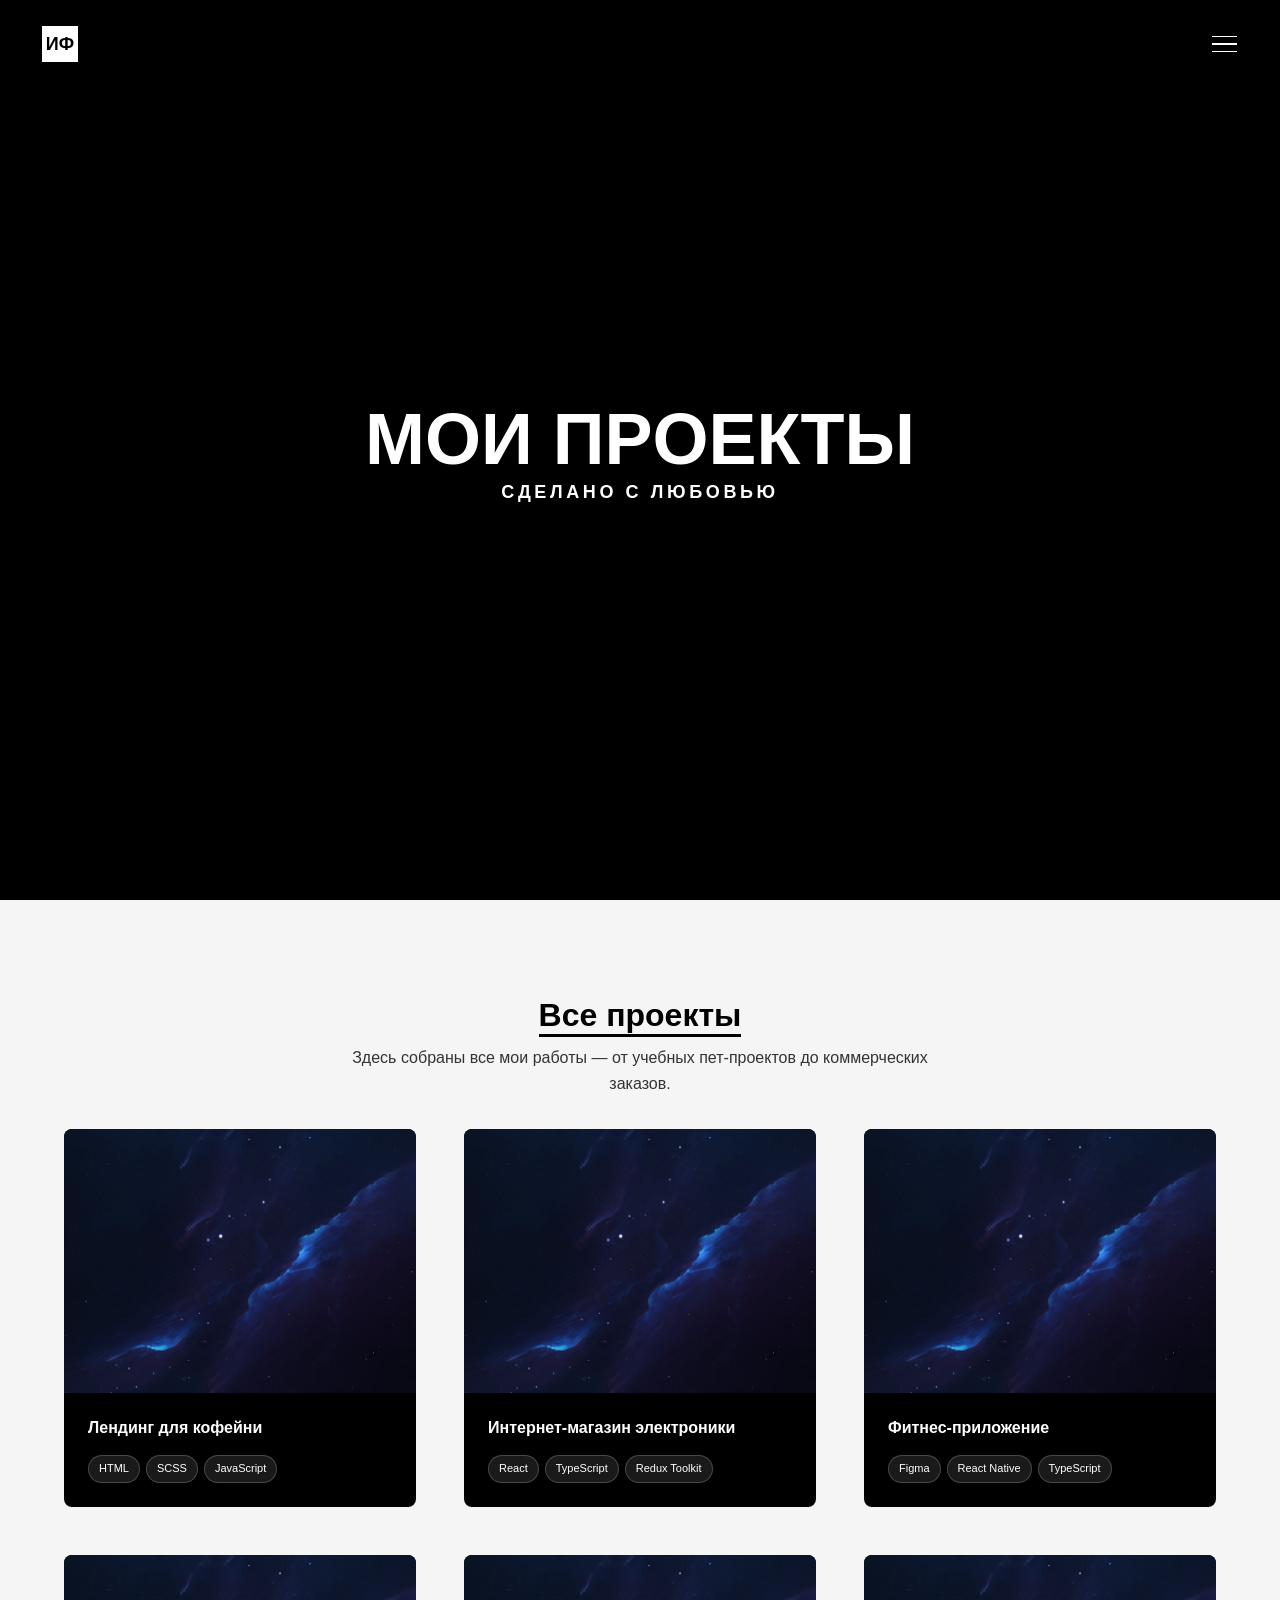
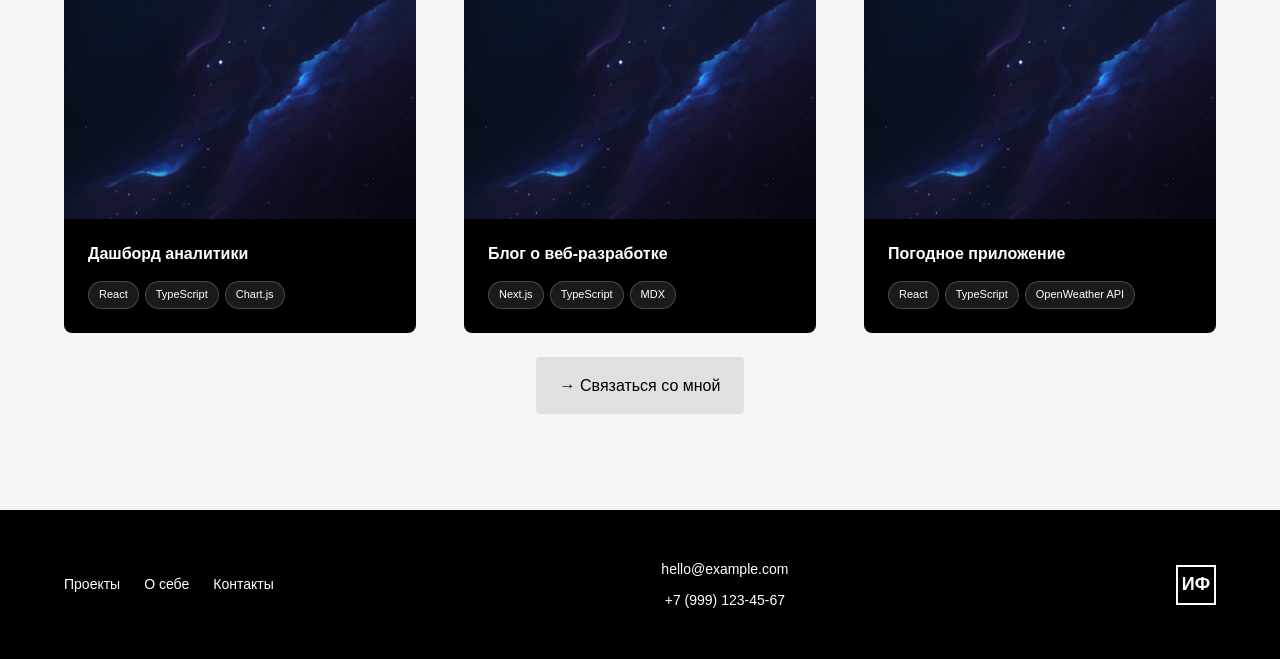
<file: pages/projects.html>
<!DOCTYPE html>
<html lang="ru" class="page">

<head>
    <meta charset="UTF-8">
    <meta name="viewport" content="width=device-width, initial-scale=1.0">
    <meta name="description" content="Полная подборка проектов: лендинги, SPA-приложения, мобильные приложения.">
    <link rel="icon" type="image/png" href="./assets/favicon/favicon.png">
    <title>Все проекты — ИМЯ ФАМИЛИЯ</title>
    <link rel="stylesheet" href="../css/main.css">
</head>

<body class="page__body">
    <header class="header">
        <div class="header__container">
            <a href="../index.html" class="logo" aria-label="На главную">
                <span class="logo__text">ИФ</span>
            </a>
            <button class="menu__toggle" type="button" aria-label="Открыть меню навигации" aria-expanded="false"
                aria-controls="main-menu">
                <span class="menu__toggle-line" aria-hidden="true"></span>
                <span class="menu__toggle-line" aria-hidden="true"></span>
                <span class="menu__toggle-line" aria-hidden="true"></span>
            </button>
        </div>
    </header>

    <nav class="menu" id="main-menu" aria-label="Главное меню">
        <div class="menu__container">
            <ul class="menu__list">
                <li class="menu__item">
                    <a href="../index.html" class="menu__link">Главная</a>
                </li>
                <li class="menu__item">
                    <a href="projects.html" class="menu__link" aria-current="page">Проекты</a>
                </li>
                <li class="menu__item">
                    <a href="about.html" class="menu__link">О себе</a>
                </li>
                <li class="menu__item">
                    <a href="contact.html" class="menu__link">Контакты</a>
                </li>
            </ul>
            <div class="menu__contact">
                <a href="mailto:hello@example.com" class="menu__contact-link">hello@example.com</a>
                <a href="tel:+79991234567" class="menu__contact-link">+7 (999) 123-45-67</a>
                <div class="menu__social">
                    <a href="#" class="menu__social-link" target="_blank" rel="noopener noreferrer">Instagram</a>
                    <a href="#" class="menu__social-link" target="_blank" rel="noopener noreferrer">Twitter</a>
                </div>
            </div>
        </div>
    </nav>

    <main class="main">
        <section class="hero hero--page" aria-labelledby="projects-hero-title">
            <div class="hero__container">
                <h1 class="hero__title" id="projects-hero-title">
                    <span class="hero__title-line">Мои проекты</span>
                    <span class="hero__title-subtitle">Сделано с любовью</span>
                </h1>
            </div>
        </section>

        <section class="projects-full">
            <div class="projects-full__container">
                <header class="section-header section-header--animated">
                    <h2 class="section-header__title">Все проекты</h2>
                    <p class="section-header__description">
                        Здесь собраны все мои работы — от учебных пет-проектов
                        до коммерческих заказов.
                    </p>
                </header>

                <div class="projects-full__grid">
                    <article class="project-card">
                        <a href="#" class="project-card__media">
                            <img src="../assets/cards-images/test.jpg" alt="Лендинг кофейни" class="project-card__image"
                                loading="lazy">
                            <div class="project-card__overlay" aria-hidden="true">
                                <div class="project-card__overlay-content">
                                    <p>Лендинг с анимированным меню и формой бронирования.</p>
                                    <span class="button button--secondary">Подробнее →</span>
                                </div>
                            </div>
                        </a>
                        <div class="project-card__body">
                            <h3 class="project-card__title">Лендинг для кофейни</h3>
                            <ul class="project-card__stack">
                                <li class="project-card__tag">HTML</li>
                                <li class="project-card__tag">SCSS</li>
                                <li class="project-card__tag">JavaScript</li>
                            </ul>
                        </div>
                    </article>

                    <article class="project-card">
                        <a href="#" class="project-card__media">
                            <img src="../assets/cards-images/test.jpg" alt="Интернет-магазин"
                                class="project-card__image" loading="lazy">
                            <div class="project-card__overlay" aria-hidden="true">
                                <div class="project-card__overlay-content">
                                    <p>SPA с каталогом, фильтрами и авторизацией.</p>
                                    <span class="button button--secondary">Подробнее →</span>
                                </div>
                            </div>
                        </a>
                        <div class="project-card__body">
                            <h3 class="project-card__title">Интернет-магазин электроники</h3>
                            <ul class="project-card__stack">
                                <li class="project-card__tag">React</li>
                                <li class="project-card__tag">TypeScript</li>
                                <li class="project-card__tag">Redux Toolkit</li>
                            </ul>
                        </div>
                    </article>

                    <article class="project-card">
                        <a href="#" class="project-card__media">
                            <img src="../assets/cards-images/test.jpg" alt="Фитнес-приложение"
                                class="project-card__image" loading="lazy">
                            <div class="project-card__overlay" aria-hidden="true">
                                <div class="project-card__overlay-content">
                                    <p>Кроссплатформенное приложение с трекером тренировок.</p>
                                    <span class="button button--secondary">Подробнее →</span>
                                </div>
                            </div>
                        </a>
                        <div class="project-card__body">
                            <h3 class="project-card__title">Фитнес-приложение</h3>
                            <ul class="project-card__stack">
                                <li class="project-card__tag">Figma</li>
                                <li class="project-card__tag">React Native</li>
                                <li class="project-card__tag">TypeScript</li>
                            </ul>
                        </div>
                    </article>

                    <article class="project-card">
                        <a href="#" class="project-card__media">
                            <img src="../assets/cards-images/test.jpg" alt="Дашборд аналитики"
                                class="project-card__image" loading="lazy">
                            <div class="project-card__overlay" aria-hidden="true">
                                <div class="project-card__overlay-content">
                                    <p>Админка с графиками продаж и экспортом отчётов.</p>
                                    <span class="button button--secondary">Подробнее →</span>
                                </div>
                            </div>
                        </a>
                        <div class="project-card__body">
                            <h3 class="project-card__title">Дашборд аналитики</h3>
                            <ul class="project-card__stack">
                                <li class="project-card__tag">React</li>
                                <li class="project-card__tag">TypeScript</li>
                                <li class="project-card__tag">Chart.js</li>
                            </ul>
                        </div>
                    </article>

                    <article class="project-card">
                        <a href="#" class="project-card__media">
                            <img src="../assets/cards-images/test.jpg" alt="Блог о дизайне" class="project-card__image"
                                loading="lazy">
                            <div class="project-card__overlay" aria-hidden="true">
                                <div class="project-card__overlay-content">
                                    <p>Блог с MDX, тегами и полнотекстовым поиском.</p>
                                    <span class="button button--secondary">Подробнее →</span>
                                </div>
                            </div>
                        </a>
                        <div class="project-card__body">
                            <h3 class="project-card__title">Блог о веб-разработке</h3>
                            <ul class="project-card__stack">
                                <li class="project-card__tag">Next.js</li>
                                <li class="project-card__tag">TypeScript</li>
                                <li class="project-card__tag">MDX</li>
                            </ul>
                        </div>
                    </article>

                    <article class="project-card">
                        <a href="#" class="project-card__media">
                            <img src="../assets/cards-images/test.jpg" alt="Погодное приложение"
                                class="project-card__image" loading="lazy">
                            <div class="project-card__overlay" aria-hidden="true">
                                <div class="project-card__overlay-content">
                                    <p>Прогноз погоды с геолокацией и анимированными иконками.</p>
                                    <span class="button button--secondary">Подробнее →</span>
                                </div>
                            </div>
                        </a>
                        <div class="project-card__body">
                            <h3 class="project-card__title">Погодное приложение</h3>
                            <ul class="project-card__stack">
                                <li class="project-card__tag">React</li>
                                <li class="project-card__tag">TypeScript</li>
                                <li class="project-card__tag">OpenWeather API</li>
                            </ul>
                        </div>
                    </article>
                </div>

                <div class="projects-full__actions">
                    <a href="contact.html" class="button button--secondary">→ Связаться со мной</a>
                </div>
            </div>
        </section>
    </main>

    <footer class="footer">
        <div class="footer__container">
            <nav class="footer__nav" aria-label="Меню в подвале">
                <a href="projects.html" class="footer__link">Проекты</a>
                <a href="about.html" class="footer__link">О себе</a>
                <a href="contact.html" class="footer__link">Контакты</a>
            </nav>
            <div class="footer__contact">
                <a href="mailto:hello@example.com" class="footer__contact-link">hello@example.com</a>
                <a href="tel:+79991234567" class="footer__contact-link">+7 (999) 123-45-67</a>
            </div>
            <a href="../index.html" class="logo logo--footer" aria-label="Вернуться на главную">
                <span class="logo__text">ИФ</span>
            </a>
        </div>
    </footer>
    <script src="../js/main.js"></script>
</body>

</html>
</file>
<file: css/main.css>
@import "base/reset.css";
@import "base/variables.css";
@import "base/typography.css";

@import "utils/animations.css";
@import "utils/helpers.css";

@import "components/header.css";
@import "components/footer.css";
@import "components/menu.css";
@import "components/logo.css";
@import "components/button.css";
@import "components/project-card.css";
@import "components/section-header.css";

@import "sections/hero.css";
@import "sections/about.css";
@import "sections/skills.css";
@import "sections/projects.css";
@import "sections/contact.css";
</file>
